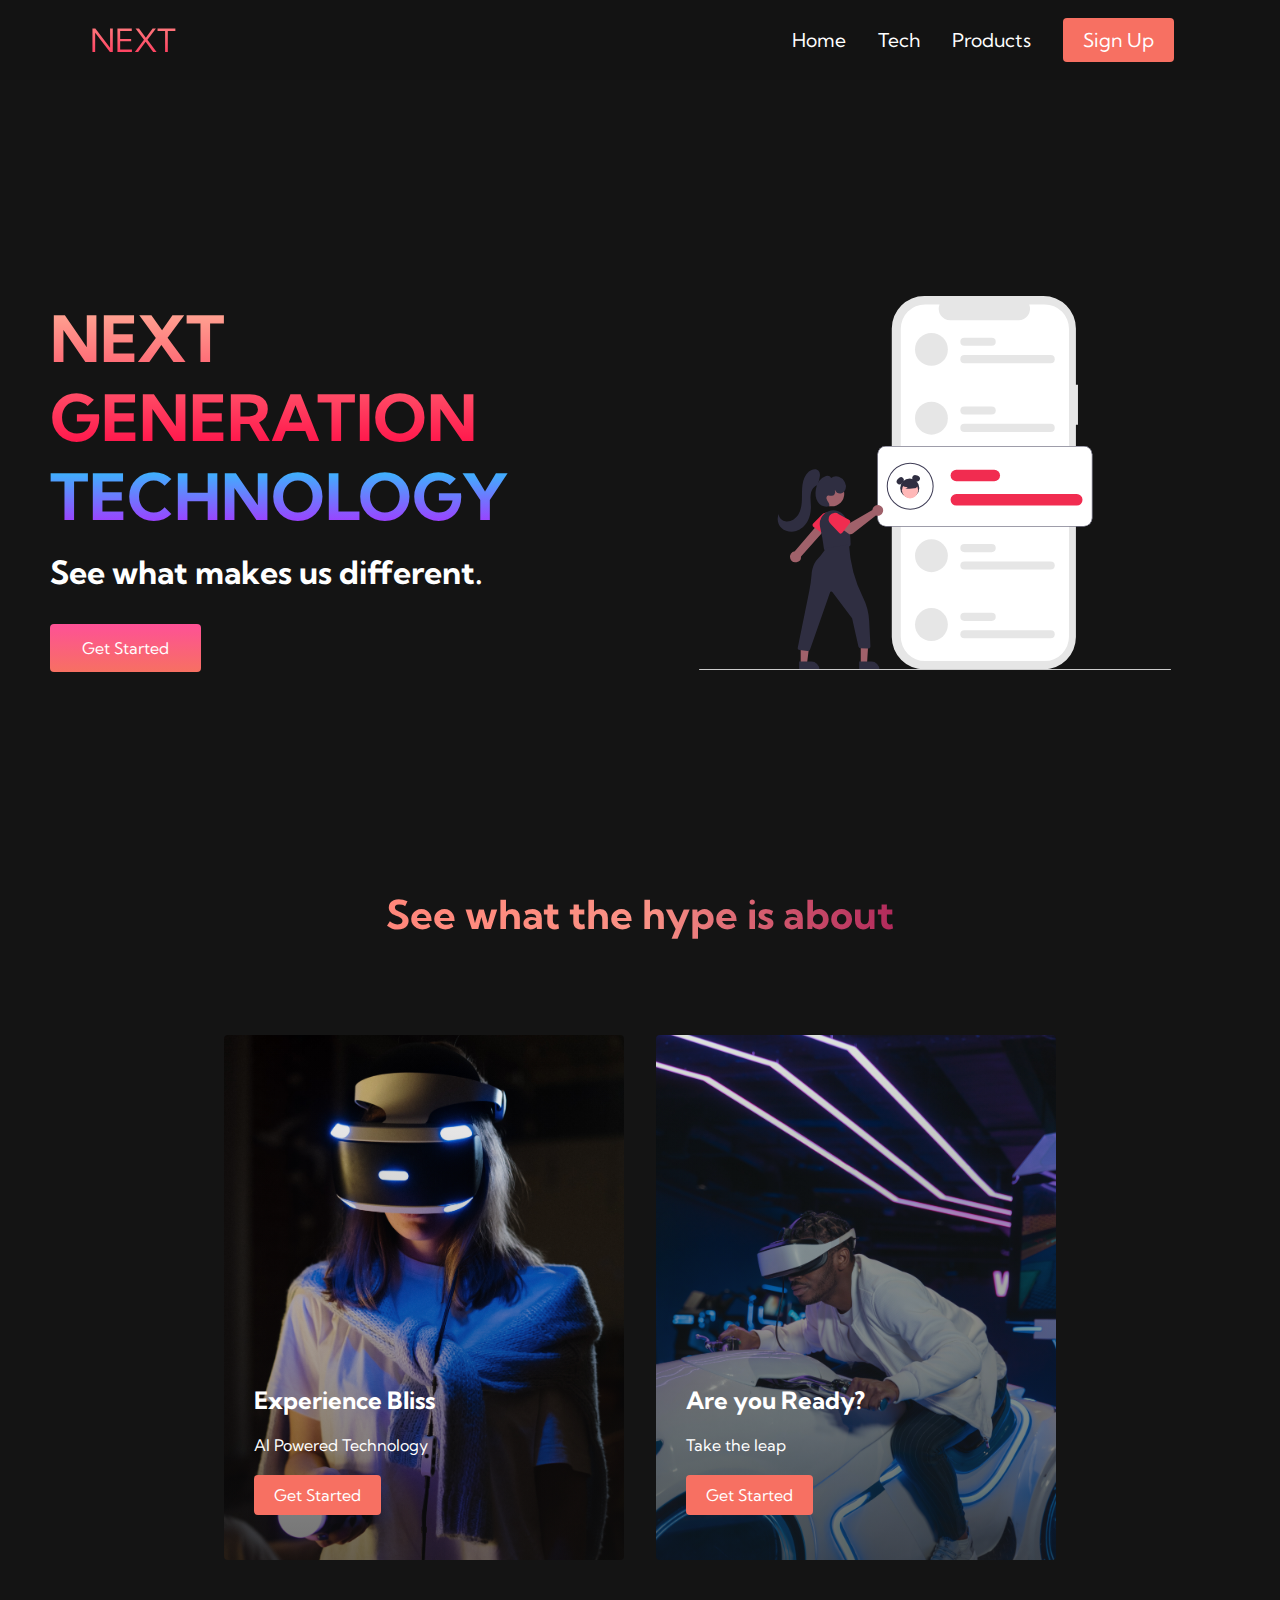
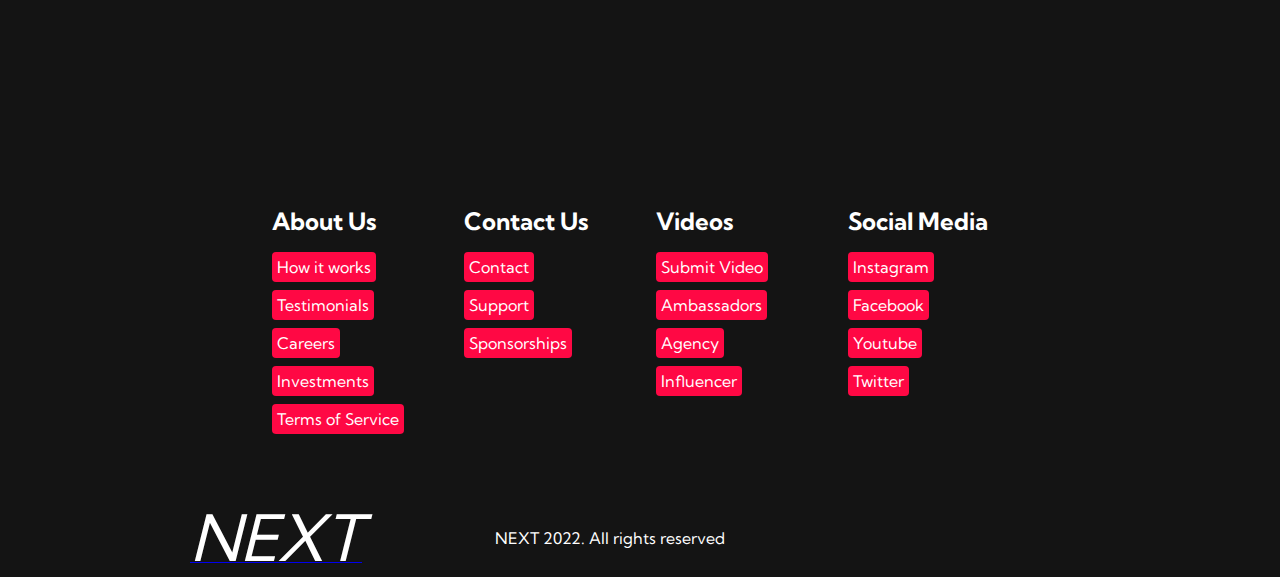
<file: index.html>
<!DOCTYPE html>
<html lang="en">
  <head>
    <meta charset="UTF-8" />
    <meta http-equiv="X-UA-Compatible" content="IE=edge" />
    <meta name="viewport" content="width=device-width, initial-scale=1.0" />
    <title>NEXT Website</title>
    <link rel="preconnect" href="https://fonts.googleapis.com" />
    <link rel="preconnect" href="https://fonts.gstatic.com" crossorigin />
    <link
      href="https://fonts.googleapis.com/css2?family=Kumbh+Sans:wght@400;700&display=swap"
      rel="stylesheet"
    />
    <link rel="stylesheet" href="styles.css" />
  </head>
  <body>
    <nav class="navbar">
      <div class="navbar__container">
        <a href="/" id="navbar__logo">NEXT</a>
        <div class="navbar__toggle" id="mobile-menu">
          <span class="bar"></span>
          <span class="bar"></span>
          <span class="bar"></span>
        </div>
        <ul class="navbar__menu">
          <li class="navbar__item">
            <a href="/" class="navbar__links"> Home </a>
          </li>
          <li class="navbar__item">
            <a href="/tech.html" class="navbar__links"> Tech </a>
          </li>
          <li class="navbar__item">
            <a href="/" class="navbar__links"> Products </a>
          </li>
          <li class="navbar__btn">
            <a href="/" class="button"> Sign Up </a>
          </li>
        </ul>
      </div>
    </nav>

    <!-- Hero Section -->
    <div class="main">
      <div class="main__container">
        <div class="main__content">
          <h1>NEXT GENERATION</h1>
          <h2>TECHNOLOGY</h2>
          <p>See what makes us different.</p>
          <button class="main__btn"><a href="/">Get Started</a></button>
        </div>
        <div class="main__img--container">
          <img src="images/pic1.svg" alt="pic" id="main__img" />
        </div>
      </div>
    </div>

    <!-- Services Section -->
    <div class="services">
      <h1>See what the hype is about</h1>
      <div class="services__container">
        <div class="services__card">
          <h2>Experience Bliss</h2>
          <p>AI Powered Technology</p>
          <button>Get Started</button>
        </div>
        <div class="services__card">
          <h2>Are you Ready?</h2>
          <p>Take the leap</p>
          <button>Get Started</button>
        </div>
      </div>
    </div>

    <!-- Footer Section -->
    <div class="footer__container">
      <div class="footer__links">
        <div class="footer__link--wrapper">
          <div class="footer__link--items">
            <h2>About Us</h2>
            <a href="/">How it works</a>
            <a href="/">Testimonials</a>
            <a href="/">Careers</a>
            <a href="/">Investments</a>
            <a href="/">Terms of Service</a>
          </div>
          <div class="footer__link--items">
            <h2>Contact Us</h2>
            <a href="/">Contact</a>
            <a href="/">Support</a>
            <a href="/">Sponsorships</a>
          </div>
        </div>
        <div class="footer__link--wrapper">
          <div class="footer__link--items">
            <h2>Videos</h2>
            <a href="/">Submit Video</a>
            <a href="/">Ambassadors</a>
            <a href="/">Agency</a>
            <a href="/">Influencer</a>
          </div>
          <div class="footer__link--items">
            <h2>Social Media</h2>
            <a href="/">Instagram</a>
            <a href="/">Facebook</a>
            <a href="/">Youtube</a>
            <a href="/">Twitter</a>
          </div>
        </div>
      </div>
      <div class="social__media">
        <div class="social__media--wrap">
          <div class="footer__logo">
            <a href="/"><i class="fas fa-gem">NEXT</i></a>
          </div>
          <p class="website__right">NEXT 2022. All rights reserved</p>
          <div class="social__icons">
            <a href="/" class="social__icons--link" target="_blank">
              <i class="fab fa-facebook"></i>
            </a>
            <a href="/" class="social__icons--link" target="_blank">
              <i class="fab fa-instagram"></i>
            </a>
            <a href="/" class="social__icons--link" target="_blank">
              <i class="fab fa-twitter"></i>
            </a>
            <a href="/" class="social__icons--link" target="_blank">
              <i class="fab fa-linkedin"></i>
            </a>
            <a href="/" class="social__icons--link" target="_blank">
              <i class="fab fa-youtube"></i>
            </a>
          </div>
        </div>
      </div>
    </div>

    <script src="app.js"></script>
  </body>
</html>
</file>
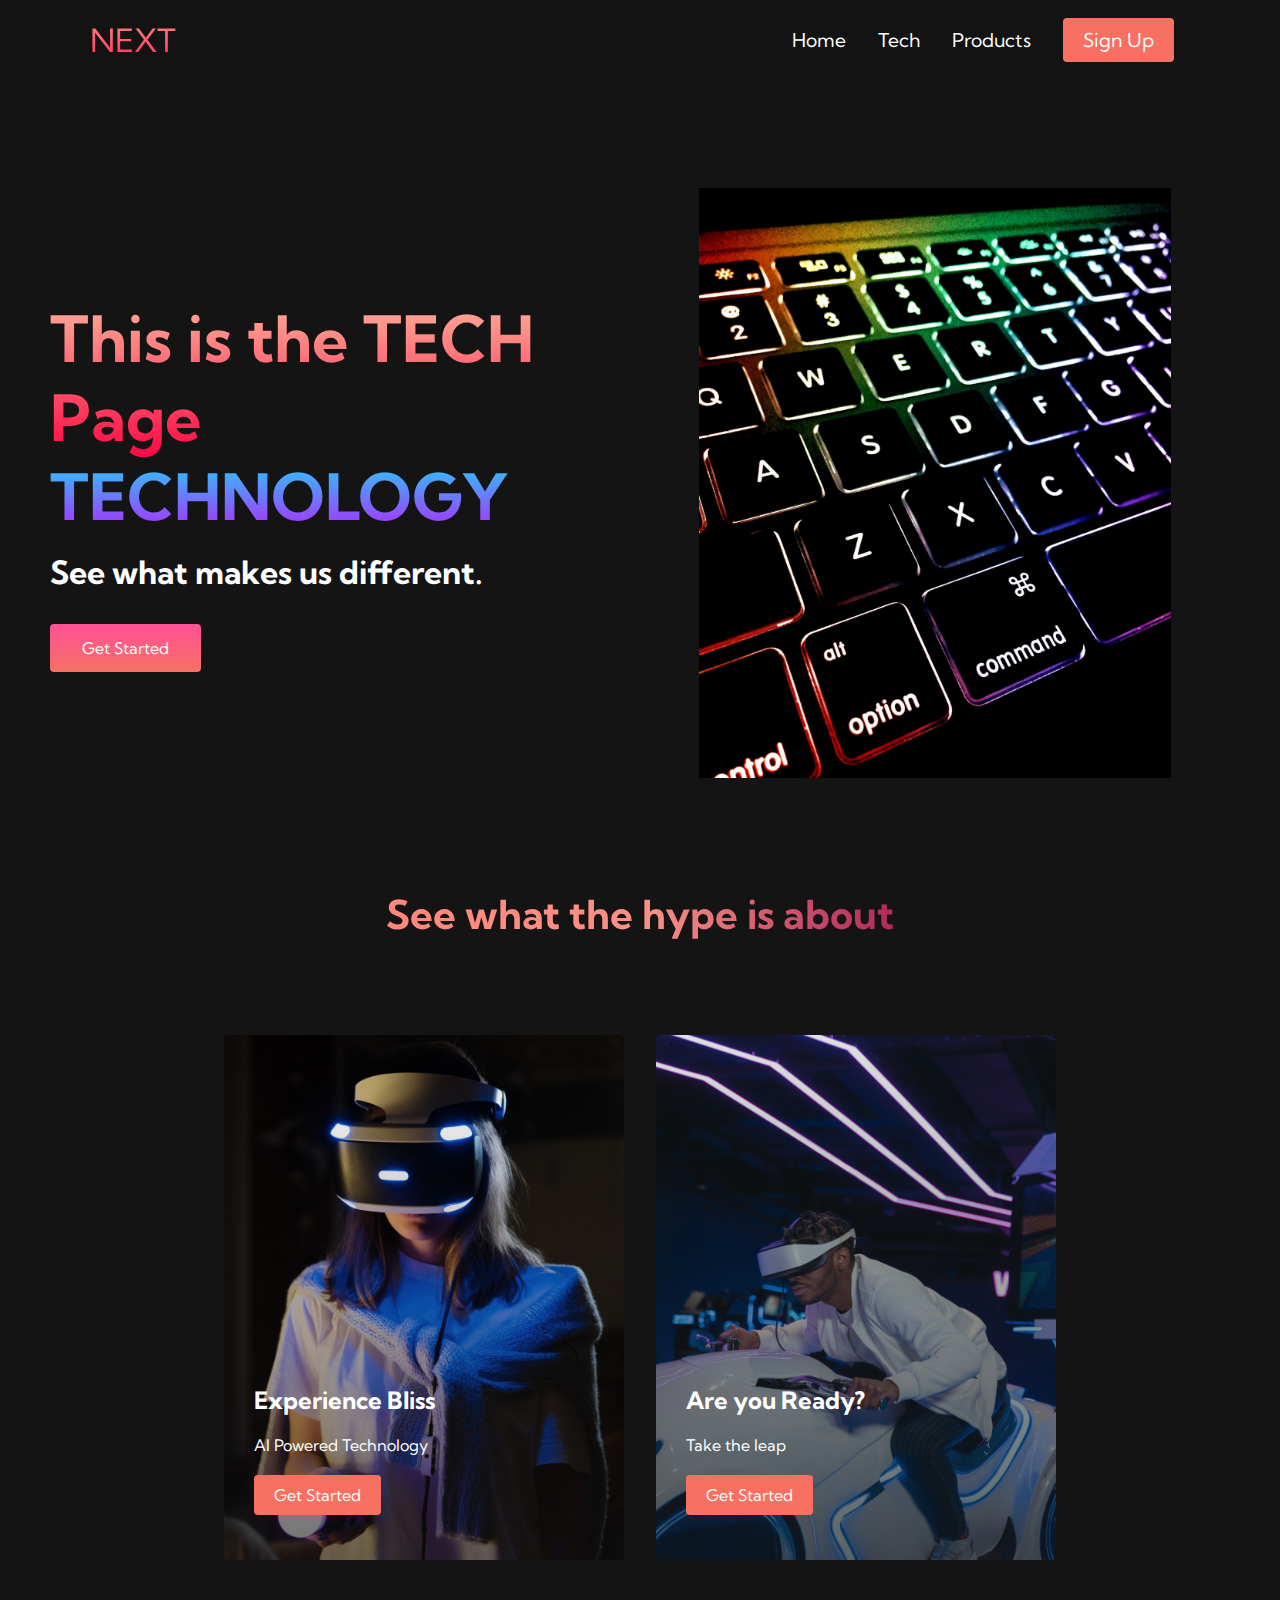
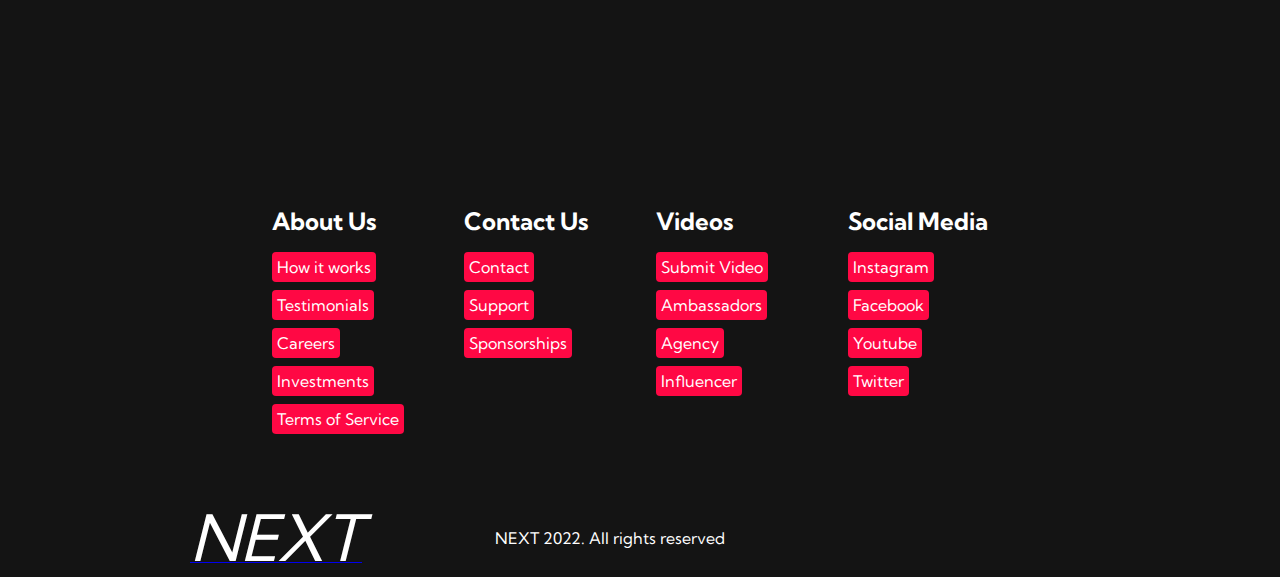
<file: tech.html>
<!DOCTYPE html>
<html lang="en">
  <head>
    <meta charset="UTF-8" />
    <meta http-equiv="X-UA-Compatible" content="IE=edge" />
    <meta name="viewport" content="width=device-width, initial-scale=1.0" />
    <title>NEXT Website</title>
    <link rel="preconnect" href="https://fonts.googleapis.com" />
    <link rel="preconnect" href="https://fonts.gstatic.com" crossorigin />
    <link
      href="https://fonts.googleapis.com/css2?family=Kumbh+Sans:wght@400;700&display=swap"
      rel="stylesheet"
    />
    <link rel="stylesheet" href="styles.css" />
  </head>
  <body>
    <nav class="navbar">
      <div class="navbar__container">
        <a href="/" id="navbar__logo">NEXT</a>
        <div class="navbar__toggle" id="mobile-menu">
          <span class="bar"></span>
          <span class="bar"></span>
          <span class="bar"></span>
        </div>
        <ul class="navbar__menu">
          <li class="navbar__item">
            <a href="/" class="navbar__links"> Home </a>
          </li>
          <li class="navbar__item">
            <a href="/tech.html" class="navbar__links"> Tech </a>
          </li>
          <li class="navbar__item">
            <a href="/" class="navbar__links"> Products </a>
          </li>
          <li class="navbar__btn">
            <a href="/" class="button"> Sign Up </a>
          </li>
        </ul>
      </div>
    </nav>

    <!-- Hero Section -->
    <div class="main">
      <div class="main__container">
        <div class="main__content">
          <h1>This is the TECH Page</h1>
          <h2>TECHNOLOGY</h2>
          <p>See what makes us different.</p>
          <button class="main__btn"><a href="/">Get Started</a></button>
        </div>
        <div class="main__img--container">
          <img src="images/pic4.jpeg" alt="pic" id="main__img" />
        </div>
      </div>
    </div>

    <!-- Services Section -->
    <div class="services">
      <h1>See what the hype is about</h1>
      <div class="services__container">
        <div class="services__card">
          <h2>Experience Bliss</h2>
          <p>AI Powered Technology</p>
          <button>Get Started</button>
        </div>
        <div class="services__card">
          <h2>Are you Ready?</h2>
          <p>Take the leap</p>
          <button>Get Started</button>
        </div>
      </div>
    </div>

    <!-- Footer Section -->
    <div class="footer__container">
      <div class="footer__links">
        <div class="footer__link--wrapper">
          <div class="footer__link--items">
            <h2>About Us</h2>
            <a href="/">How it works</a>
            <a href="/">Testimonials</a>
            <a href="/">Careers</a>
            <a href="/">Investments</a>
            <a href="/">Terms of Service</a>
          </div>
          <div class="footer__link--items">
            <h2>Contact Us</h2>
            <a href="/">Contact</a>
            <a href="/">Support</a>
            <a href="/">Sponsorships</a>
          </div>
        </div>
        <div class="footer__link--wrapper">
          <div class="footer__link--items">
            <h2>Videos</h2>
            <a href="/">Submit Video</a>
            <a href="/">Ambassadors</a>
            <a href="/">Agency</a>
            <a href="/">Influencer</a>
          </div>
          <div class="footer__link--items">
            <h2>Social Media</h2>
            <a href="/">Instagram</a>
            <a href="/">Facebook</a>
            <a href="/">Youtube</a>
            <a href="/">Twitter</a>
          </div>
        </div>
      </div>
      <div class="social__media">
        <div class="social__media--wrap">
          <div class="footer__logo">
            <a href="/"><i class="fas fa-gem">NEXT</i></a>
          </div>
          <p class="website__right">NEXT 2022. All rights reserved</p>
          <div class="social__icons">
            <a href="/" class="social__icons--link" target="_blank">
              <i class="fab fa-facebook"></i>
            </a>
            <a href="/" class="social__icons--link" target="_blank">
              <i class="fab fa-instagram"></i>
            </a>
            <a href="/" class="social__icons--link" target="_blank">
              <i class="fab fa-twitter"></i>
            </a>
            <a href="/" class="social__icons--link" target="_blank">
              <i class="fab fa-linkedin"></i>
            </a>
            <a href="/" class="social__icons--link" target="_blank">
              <i class="fab fa-youtube"></i>
            </a>
          </div>
        </div>
      </div>
    </div>

    <script src="app.js"></script>
  </body>
</html>
</file>
<file: styles.css>
* {
    box-sizing: border-box;
    margin: 0;
    padding: 0;
    font-family: "Kumbh Sans", sans-serif;
}

.navbar {
    background: #131313;
    height: 80px;
    display: flex;
    justify-content: center;
    align-items: center;
    font-size: 1.2rem;
    position: sticky;
    top: 0;
    z-index: 999;
}

.navbar__container {
    display: flex;
    justify-content: space-between;
    height: 80px;
    z-index: 1;
    width: 100%;
    max-width: 1200px;
    margin: 0 auto;
    padding: 0 50px;
}

#navbar__logo {
    background-color: #ff8177;
    background-image: linear-gradient(to top, #ff0844 0%, #ffb199 100%);
    background-size: 100%;
    -webkit-background-clip: text;
    -moz-background-clip: text;
    -webkit-text-fill-color: transparent;
    -moz-text-fill-color: transparent;
    display: flex;
    align-items: center;
    cursor: pointer;
    text-decoration: none;
    font-size: 2rem;
}

.fa-gem {
    margin-right: 0.5rem;
}

.navbar__menu {
    display: flex;
    align-items: center;
    list-style: none;
    text-align: center;
}

.navbar__item {
    height: 80px;
}

.navbar__links {
    color: #fff;
    display: flex;
    align-items: center;
    justify-content: center;
    text-decoration: none;
    padding: 0 1rem;
    height: 100%;
}

.navbar__btn {
    display: flex;
    justify-content: center;
    align-items: center;
    padding: 0 1rem;
    width: 100%;
}

.button {
    display: flex;
    justify-content: center;
    align-items: center;
    text-decoration: none;
    padding: 10px 20px;
    height: 100%;
    width: 100%;
    border: none;
    outline: none;
    border-radius: 4px;
    background: #f77062;
    color: #fff;
}

.button:hover {
    background: #4837ff;
    transition: all 0.3s ease;
}

.navbar__links:hover {
    color: #f77062;
    transition: all 0.3s ease;
}

@media screen and (max-width: 960px) {
    .navbar__container {
        display: flex;
        justify-content: space-between;
        height: 80px;
        z-index: 1;
        width: 100%;
        max-width: 1300px;
        padding: 0;
    }

    .navbar__menu {
        display: grid;
        grid-template-columns: auto;
        margin: 0;
        position: absolute;
        top: -1000px;
        opacity: 0;
        transition: all 0.5s ease;
        width: 100%;
        height: 50vh;
        z-index: -1;
    }

    .navbar__menu.active {
        background: #131313;
        top: 100%;
        opacity: 1;
        transition: all 0.5s ease;
        z-index: 99;
        height: 50vh;
        font-size: 1.6rem;
    }

    #navbar__logo {
        padding-left: 25px;
    }

    .navbar__toggle .bar {
        width: 25px;
        height: 3px;
        margin: 5px auto;
        transition: all 0.3s ease-in-out;
        background: #fff;
    }

    .navbar__item {
        width: 100%;
    }

    .navbar__links {
        text-align: center;
        padding: 2rem;
        width: 100%;
        display: table;
    }

    #mobile-menu {
        position: absolute;
        top: 20%;
        right: 5%;
        transform: translate(5%, 20%);
    }

    .navbar__btn {
        padding-bottom: 2rem;
    }

    .button {
        display: flex;
        justify-content: center;
        align-items: center;
        width: 80%;
        height: 80px;
        margin: 0;
    }

    .navbar__toggle .bar {
        display: block;
        cursor: pointer;
    }

    #mobile-menu.is-active .bar:nth-child(2) {
        opacity: 0;
    }

    #mobile-menu.is-active .bar:nth-child(1) {
        transform: translateY(8px) rotate(45deg);
    }

    #mobile-menu.is-active .bar:nth-child(3) {
        transform: translateY(-8px) rotate(-45deg);
    }
}

/* Hero Section CSS */

.main {
    background-color: #141414;
}

.main__container {
    display: grid;
    grid-template-columns: 1fr 1fr;
    align-items: center;
    justify-self: center;
    margin: 0 auto;
    height: 90vh;
    background-color: #141414;
    z-index: 1;
    width: 100%;
    max-width: 1300px;
    padding: 0 50px;
}

.main__content h1 {
    font-size: 4rem;
    background-color: #ff8177;
    background-image: linear-gradient(to top, #ff0844 0%, #ffb199 100%);
    background-size: 100%;
    -webkit-background-clip: text;
    -moz-background-clip: text;
    -webkit-text-fill-color: transparent;
    -moz-text-fill-color: transparent;
}

.main__content h2 {
    font-size: 4rem;
    background-color: #ff8177;
    background-image: linear-gradient(to top, #b721ff 0%, #21d4fd 100%);
    background-size: 100%;
    -webkit-background-clip: text;
    -moz-background-clip: text;
    -webkit-text-fill-color: transparent;
    -moz-text-fill-color: transparent;
}

.main__content p {
    margin-top: 1rem;
    font-size: 2rem;
    font-weight: 700;
    color: #fff;
}

.main__btn {
    font-size: 1rem;
    background-image: linear-gradient(to top, #f77062 0%, #fe5196 100%);
    padding: 14px 32px;
    border: none;
    border-radius: 4px;
    color: #fff;
    margin-top: 2rem;
    cursor: pointer;
    position: relative;
    transition: all 0.35s;
    outline: none;
}

.main__btn a {
    position: relative;
    z-index: 2;
    color: #fff;
    text-decoration: none;
}

.main__btn:after {
    position: absolute;
    content: '';
    top: 0;
    left: 0;
    width: 0;
    height: 100%;
    background: #4837ff;
    transition: all 0.35s;
    border-radius: 4px;
}

.main__btn:hover {
    color: #fff;
}

.main__btn:hover:after {
    width: 100%;
}

.main__img--container {
    text-align: center;
}

#main__img {
    height: 80%;
    width: 80%;
}

/* Mobile Responsive */
@media screen and (max-width: 768px) {
    .main__container {
        display: grid;
        grid-template-columns: auto;
        align-items: center;
        justify-self: center;
        width: 100%;
        margin: 0 auto;
        height: 90vh;
    }

    .main__content {
        text-align: center;
        margin-bottom: 4rem;
    }

    .main__content h1 {
        font-size: 2.5rem;
        margin-top: 2rem;
    }

    .main__content h2 {
        font-size: 3rem;
    }

    .main__content p {
        margin-top: 1rem;
        font-size: 1.5rem;
    }
}

@media screen and (max-width: 480px) {
    .main__content h1 {
        font-size: 2rem;
        margin-top: 3rem;
    }
    
    .main__content h2 {
        font-size: 2rem;
    }

    .main__content p {
        margin-top: 2rem;
        font-size: 1.5rem;
    }

    .main__btn {
        padding: 12px 36px;
        margin: 2.5rem 0;
    }
}

/* Services Section CSS */
.services {
    background: #141414;
    display: flex;
    flex-direction: column;
    align-items: center;
    height: 100vh;
}

.services h1 {
    background-color: #ff8177;
    background-image: linear-gradient(to right, #ff8177 0%,
    #ff867a 0%, #ff8c7f 21%, #f99185 52%, #cf556c 78%,
    #b12a5b 100%);
    background-size: 100%;
    margin-bottom: 5rem;
    font-size: 2.5rem;
    -webkit-background-clip: text;
    -moz-background-clip: text;
    -webkit-text-fill-color: transparent;
    -moz-text-fill-color: transparent;
}

.services__container {
    display: flex;
    justify-content: center;
    flex-wrap: wrap;
}

.services__card {
    margin: 1rem;
    height: 525px;
    width: 400px;
    border-radius: 4px;
    background-image: linear-gradient(to bottom, rgba(0, 0, 0, 0) 0%, rgba(17, 17, 17, 0.6) 100%), url('/images/pic2.jpeg');
    background-size: cover;
    position: relative;
    color: #fff;
}

.services__card:nth-child(2) {
    background-image: linear-gradient(to bottom, rgba(0, 0, 0, 0) 0%, rgba(17, 17, 17, 0.6) 100%), url('/images/pic3.jpeg');

}.services h2 {
    position: absolute;
    top: 350px;
    left: 30px;
}

.services__card p {
    position: absolute;
    top: 400px;
    left: 30px;
}

.services__card button {
    color: #fff;
    padding: 10px 20px;
    border: none;
    outline: none;
    border-radius: 4px;
    background: #f77062;
    position: absolute;
    top: 440px;
    left: 30px;
    font-size: 1rem;
    cursor: pointer;
}

.services__card:hover {
    transform: scale(1.075);
    transition: 0.2s ease-in;
    cursor: pointer;
}

@media screen and (max-width: 960px) {
    .services {
        height: 1600px;
    }

    .services h1 {
        font-size: 2rem;
        margin-top: 12rem;
    }
}

@media screen and (max-width: 480px) {
    .services {
        height: 1400px;
    }

    .services h1 {
        font-size: 1.2rem;
    }

    .services__card {
        width: 300px;
    }
}

/* Footer CSS */
.footer__container {
    background-color: #141414;
    position: 5rem 0;
    display: flex;
    flex-direction: column;
    justify-content: center;
    align-items: center;
}

#footer__logo {
    color: #fff;
    display: flex;
    align-items: center;
    cursor: pointer;
    text-decoration: none;
    font-size: 2rem;
}

.footer__links {
    width: 100%;
    max-width: 1000px;
    display: flex;
    justify-content: center;
}

.footer__link--wrapper {
    display: flex;
}

.footer__link--items {
    display: flex;
    flex-direction: column;
    align-items: flex-start;
    margin: 16px;
    text-align: left;
    width: 160px;
    box-sizing: border-box;
}

.footer__link--items h2 {
    margin-bottom: 16px;
}

.footer__link--items > h2 {
    color: #fff;
}

.footer__link--items a {
    color: #fff;
    text-decoration: none;
    margin-bottom: 0.5rem;
    background-color: #ff0844;
    padding: 5px 5px;
    border-radius: 4px;
}

.footer__link--items a:hover {
    background: #4837ff;
    transition: all 0.35s;
}

.footer__link--items a:hover {
    color: #e9e9e9;
    transition: 0.3s ease-out;
}

/* Social Icons */
.social__icon--link {
    color: #fff;
    font-size: 24px;
}

.social__media {
    max-width: 1000px;
    width: 100%;
}

.social__media--wrap {
    display: flex;
    justify-content: space-between;
    align-items: center;
    width: 90%;
    max-width: 1000px;
    margin: 40px auto 0 auto;
}

.social__icons {
    display: flex;
    justify-content: space-between;
    align-items: center;
    width: 240px;
}

.social__logo {
    color: #fff;
    justify-self: flex-start;
    margin-left: 20px;
    cursor: pointer;
    text-decoration: none;
}

.fa-gem {
    color: #fff;
    text-decoration: none;
    font-size: 4rem;
}

.website__right {
    color: #fff;
}

@media screen and (max-width: 800px) {
    .footer__link--wrapper {
        display: flex;
        flex-direction: column;
        align-items: flex-start;
        margin: 10px;
        text-align: left;
        width: 160px;
        box-sizing: border-box;
    }
}
</file>
